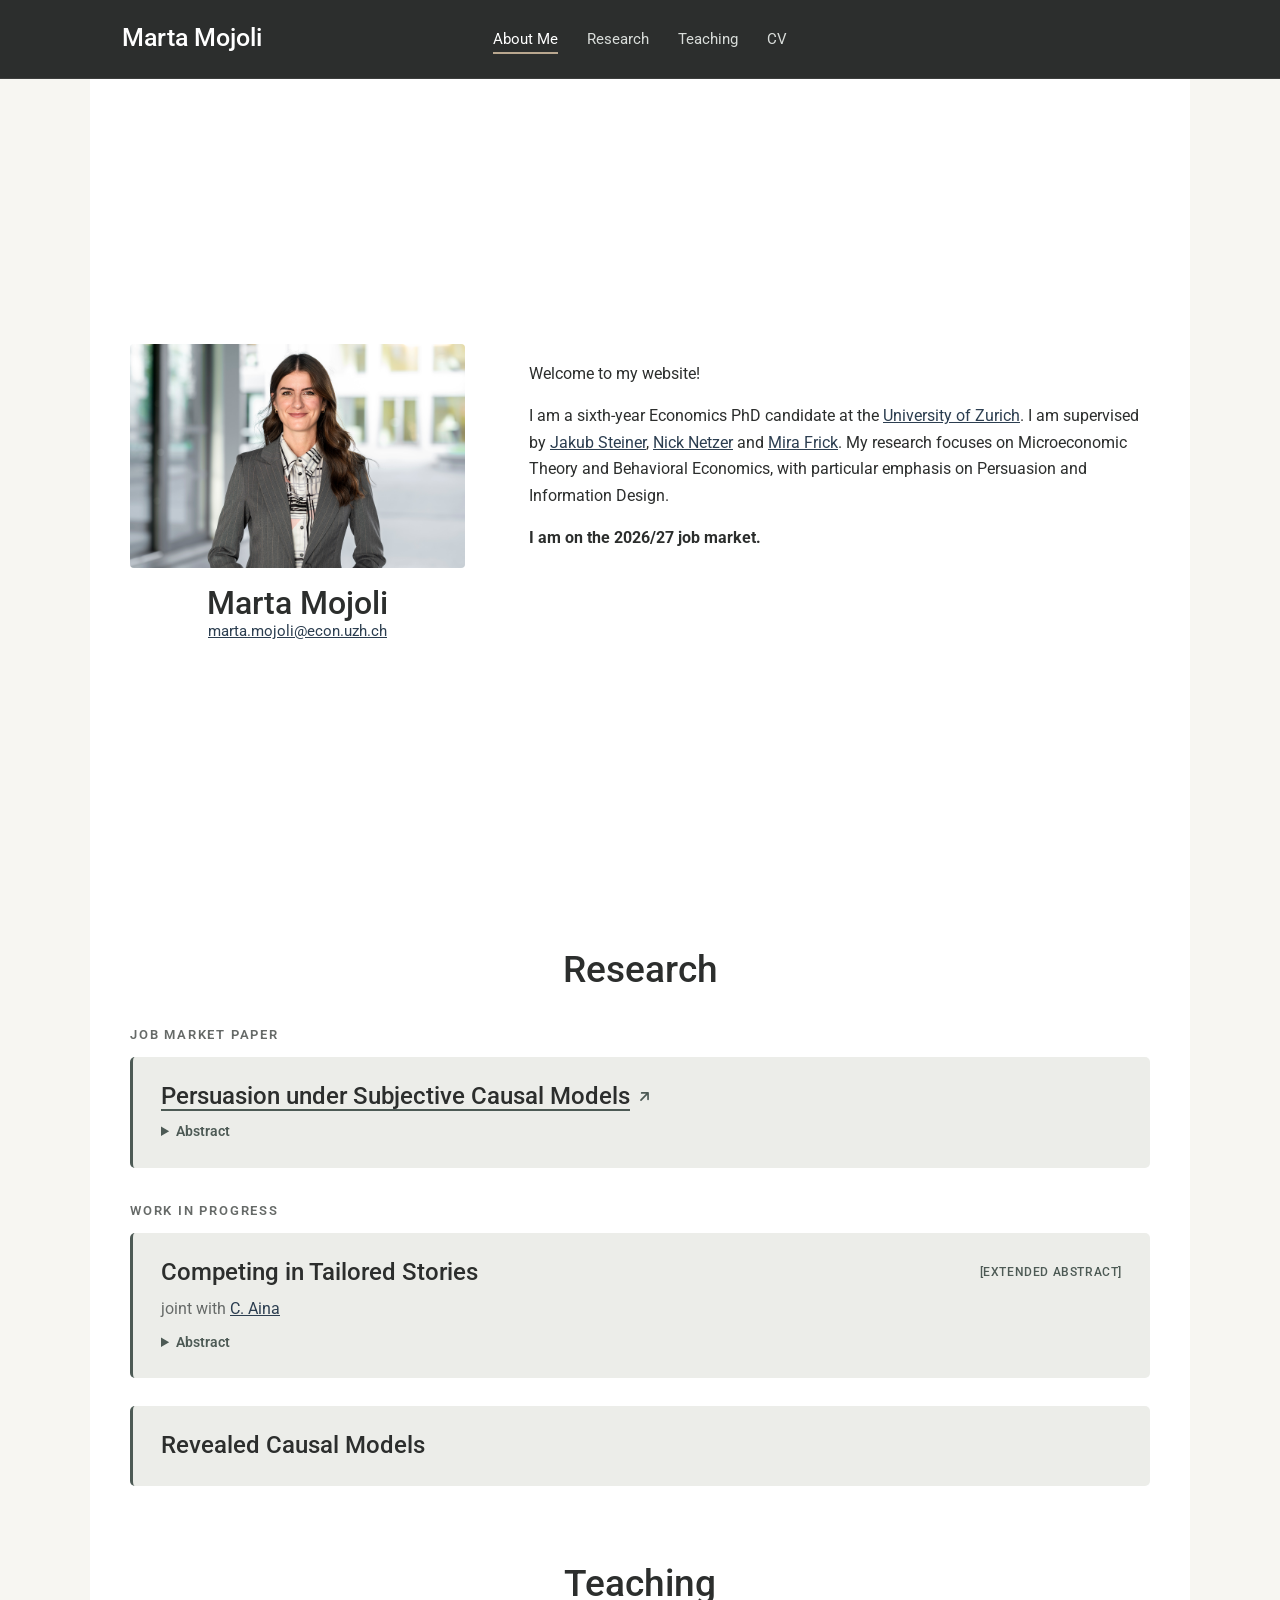
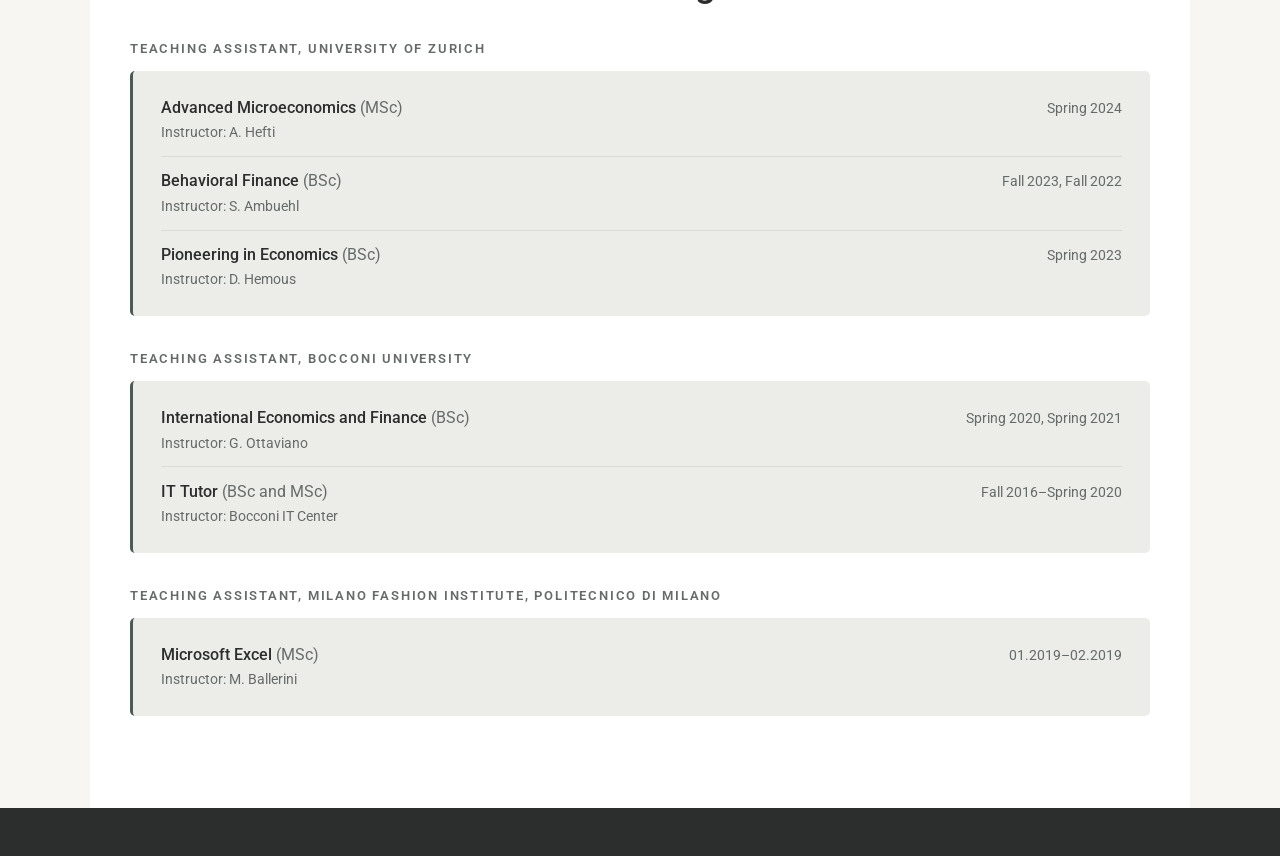
<file: index.html>
<!DOCTYPE html>
<html lang="en">
<head>
    <meta charset="UTF-8">
    <meta name="viewport" content="width=device-width, initial-scale=1.0">
    <title>Marta Mojoli</title>
    <link rel="stylesheet" href="styles.css?v=20261112">
    <link rel="icon" type="image/png" href="favicon-editorial-dark-64.png">
</head>
<body>
    <nav class="navbar">
        <div class="nav-container">
            <h1 class="nav-title">Marta Mojoli</h1>
            <ul class="nav-menu">
                <li><a href="#about">About Me</a></li>
                <li><a href="#research">Research</a></li>
                <li><a href="#teaching">Teaching</a></li>
                <li><a href="assets/cv.pdf" target="_blank" rel="noopener noreferrer">CV</a></li>
                <!-- <li><a href="contact.html">Contact</a></li> -->
            </ul>
        </div>
    </nav>

    <main class="container">
        <section id="about" class="about-section">
            <div class="about-content">
                <div class="profile-photo">
                    <img src="assets/profile.jpg" alt="Profile Photo" onerror="this.src='assets/placeholder.svg'">
                </div>
                <div class="profile-caption">
                    <h2 class="profile-name">Marta Mojoli</h2>
                    <p class="email"><a href="mailto:marta.mojoli@econ.uzh.ch" style="color: #2c3e50">marta.mojoli@econ.uzh.ch</a></p>
                </div>
                <div class="about-text">
                    <p>Welcome to my website!</p>
                    <p>I am a sixth-year Economics PhD candidate at the <a href="https://www.econ.uzh.ch/en.html" target="_blank" rel="noopener noreferrer" style="color: #2c3e50;">University of Zurich</a>. I am supervised by <a href="https://home.cerge-ei.cz/steiner/" target="_blank" rel="noopener noreferrer" style="color: #2c3e50;">Jakub Steiner</a>, <a href="https://www.econ.uzh.ch/en/people/faculty/netzer.html" target="_blank" rel="noopener noreferrer" style="color: #2c3e50;">Nick Netzer</a> and <a href="https://sites.google.com/site/mirafrickecon/home" target="_blank" rel="noopener noreferrer" style="color: #2c3e50;">Mira Frick</a>. My research focuses on Microeconomic Theory and Behavioral Economics, with particular emphasis on Persuasion and Information Design.</p>
                    <p><strong>I am on the 2026/27 job market.</strong></p>
                </div>
            </div>
        </section>

        <section id="research" class="research-section">
            <h2>Research</h2>

            <p class="research-label">Job Market Paper</p>

            <div class="paper">
                <div class="paper-header">
                    <h4 class="paper-title"><a href="assets/papers/mojoli_jmp.pdf" class="paper-title-link" target="_blank" rel="noopener noreferrer">Persuasion under Subjective Causal Models<svg class="paper-title-icon" width="17" height="17" viewBox="0 0 24 24" fill="none" stroke="currentColor" stroke-width="2.4" stroke-linecap="round" stroke-linejoin="round" aria-hidden="true"><path d="M7 17 17 7M8 7h9v9"/></svg></a></h4>
                    <!-- <span class="paper-tag">[draft coming soon]</span> -->
                </div>
                <details class="paper-abstract">
                    <summary>Abstract</summary>
                    <p>
                        Can a sender exploit the way a receiver interprets information? I study persuasion when the receiver interprets the sender's signal through a subjective causal model, which the sender knows but does not control. The answer depends on whether the receiver regards the signal as a consequence of the state or as one of its causes. In the first case, the sender never gains from a signal that the receiver misinterprets: the sender is weakly worse off than against a Bayesian receiver, and the receiver is never worse off than without information. In the second case, the receiver's posteriors across signal realizations might not average to the prior. The sender can then be strictly better off, and his gain is the receiver's loss: she can be harmed by information that she values.
                    </p>
                </details>
                <!-- <div class="paper-links">
                    <a href="assets/papers/paper1.pdf" class="btn" target="_blank" rel="noopener noreferrer">PDF</a>
                    <a href="assets/slides/paper1_slides.pdf" class="btn" target="_blank" rel="noopener noreferrer">Slides</a>
                </div> -->
            </div>

            <p class="research-label">Work in Progress</p>

            <div class="paper">
                <div class="paper-header">
                    <h4 class="paper-title">Competing in Tailored Stories</h4>
                    <a href="assets/papers/extended_abstract_CTS.pdf" class="paper-tag" target="_blank" rel="noopener noreferrer">[extended abstract]</a>
                </div>
                <p class="paper-authors">joint with <a href="https://chiaraaina.github.io/" target="_blank" rel="noopener noreferrer" style="color: #2c3e50;">C. Aina</a></p>
                <details class="paper-abstract">
                    <summary>Abstract</summary>
                    <p>
                        We study the competition among senders in the supply of models. For example, politicians compete to supply voters with models to interpret data on immigration or economic outcomes; brokers might want clients to interpret the same firm’s performance differently, driven by different incentives. The senders' strategies and the receiver’s beliefs vary with respect to the incentives of the parties involved.
                    </p>
                </details>
                <!-- <div class="paper-links">
                    <a href="assets/papers/paper2.pdf" class="btn" target="_blank" rel="noopener noreferrer">PDF</a>
                    <a href="assets/slides/paper2_slides.pdf" class="btn" target="_blank" rel="noopener noreferrer">Slides</a>
                </div> -->
            </div>

            <div class="paper">
                <div class="paper-header">
                    <h4 class="paper-title">Revealed Causal Models</h4>
                </div>
                <!-- <div class="paper-links">
                    <a href="assets/papers/paper2.pdf" class="btn" target="_blank" rel="noopener noreferrer">PDF</a>
                    <a href="assets/slides/paper2_slides.pdf" class="btn" target="_blank" rel="noopener noreferrer">Slides</a>
                </div> -->
            </div>
            
        </section>

        <section id="teaching" class="teaching-section">
    <h2>Teaching</h2>

    <p class="research-label">Teaching Assistant, University of Zurich</p>

    <div class="paper">
        <ul class="course-list">
            <li class="course">
                <div>
                    <p class="course-name">Advanced Microeconomics <span class="course-level">(MSc)</span></p>
                    <p class="course-instructor">Instructor: A. Hefti</p>
                </div>
                <p class="course-term">Spring 2024</p>
            </li>
            <li class="course">
                <div>
                    <p class="course-name">Behavioral Finance <span class="course-level">(BSc)</span></p>
                    <p class="course-instructor">Instructor: S. Ambuehl</p>
                </div>
                <p class="course-term">Fall 2023, Fall 2022</p>
            </li>
            <li class="course">
                <div>
                    <p class="course-name">Pioneering in Economics <span class="course-level">(BSc)</span></p>
                    <p class="course-instructor">Instructor: D. Hemous</p>
                </div>
                <p class="course-term">Spring 2023</p>
            </li>
        </ul>
    </div>

    <p class="research-label">Teaching Assistant, Bocconi University</p>

    <div class="paper">
        <ul class="course-list">
            <li class="course">
                <div>
                    <p class="course-name">International Economics and Finance <span class="course-level">(BSc)</span></p>
                    <p class="course-instructor">Instructor: G. Ottaviano</p>
                </div>
                <p class="course-term">Spring 2020, Spring 2021</p>
            </li>
            <li class="course">
                <div>
                    <p class="course-name">IT Tutor <span class="course-level">(BSc and MSc)</span></p>
                    <p class="course-instructor">Instructor: Bocconi IT Center</p>
                </div>
                <p class="course-term">Fall 2016–Spring 2020</p>
            </li>
        </ul>
    </div>

    <p class="research-label">Teaching Assistant, Milano Fashion Institute, Politecnico di Milano</p>

    <div class="paper">
        <ul class="course-list">
            <li class="course">
                <div>
                    <p class="course-name">Microsoft Excel <span class="course-level">(MSc)</span></p>
                    <p class="course-instructor">Instructor: M. Ballerini</p>
                </div>
                <p class="course-term">01.2019–02.2019</p>
            </li>
        </ul>
    </div>
</section>

    </main>

    <footer>

    </footer>

    <script>
        // Highlight the menu entry of the section currently on screen
        const menuLinks = document.querySelectorAll('.nav-menu a[href^="#"]');
        const menuSections = [...menuLinks].map(a => document.querySelector(a.getAttribute('href')));

        function highlightMenu() {
            // a section counts as current once its top passes a line one third down the window
            const line = window.innerHeight / 3;
            let current = 0;
            menuSections.forEach((section, i) => {
                if (section.getBoundingClientRect().top <= line) current = i;
            });
            // at the very bottom of the page the last section wins
            if (window.innerHeight + window.scrollY >= document.documentElement.scrollHeight - 2) {
                current = menuSections.length - 1;
            }
            menuLinks.forEach((a, i) => a.classList.toggle('active', i === current));
        }

        window.addEventListener('scroll', highlightMenu, { passive: true });
        window.addEventListener('resize', highlightMenu);
        highlightMenu();
    </script>
</body>
</html>
</file>
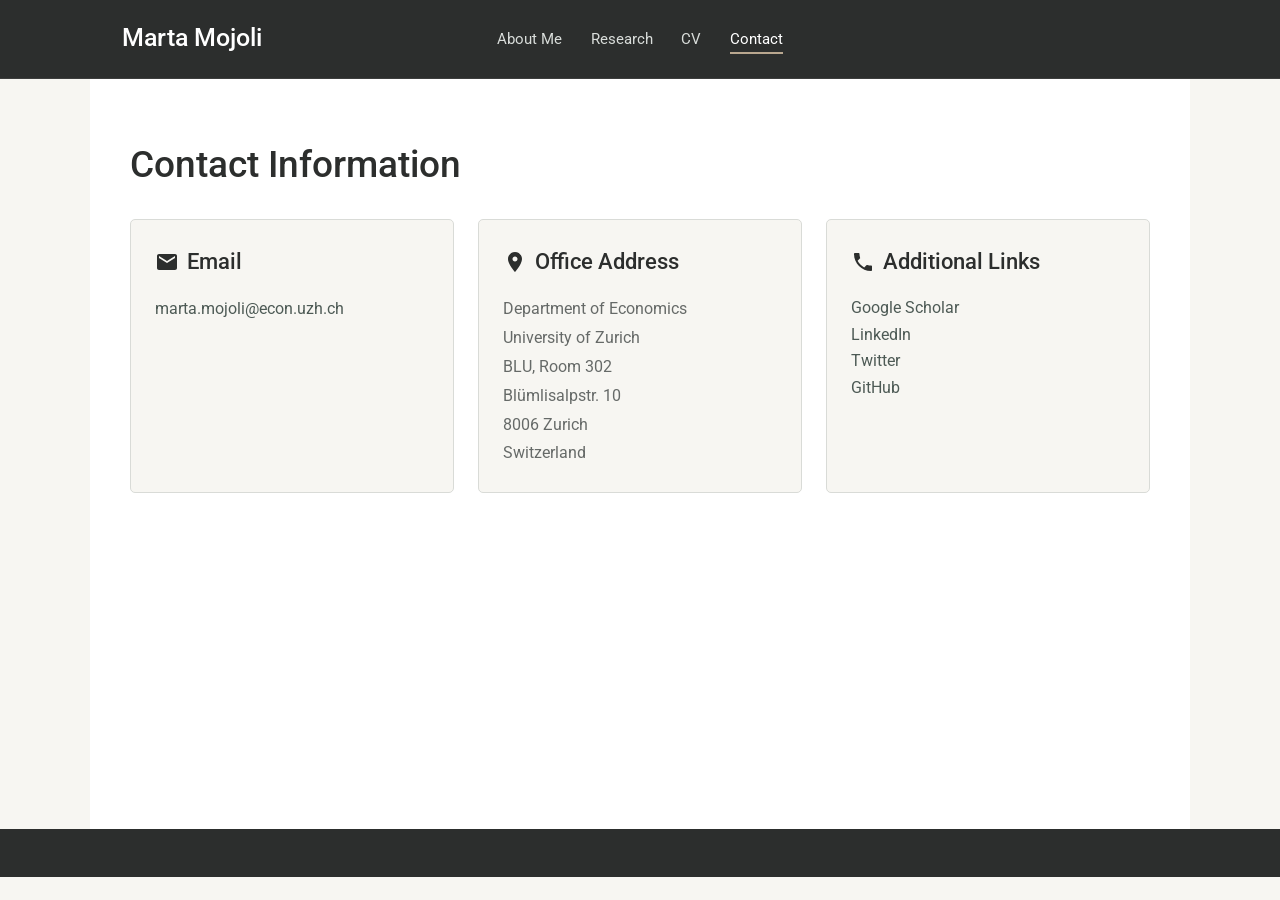
<file: contact.html>
<!DOCTYPE html>
<html lang="en">
<head>
    <meta charset="UTF-8">
    <meta name="viewport" content="width=device-width, initial-scale=1.0">
    <title>Contact</title>
    <link rel="stylesheet" href="styles.css?v=20261112">
</head>
<body>
    <nav class="navbar">
        <div class="nav-container">
            <h1 class="nav-title">Marta Mojoli</h1>
            <ul class="nav-menu">
                <li><a href="index.html">About Me</a></li>
                <li><a href="research.html">Research</a></li>
                <li><a href="assets/cv.pdf" target="_blank" rel="noopener noreferrer">CV</a></li>
                <!-- <li><a href="assets/cv.pdf" class="active" target="_blank" rel="noopener noreferrer">CV</a></li> -->
                <!-- <li><a href="cv.html">CV</a></li> -->
                <li><a href="contact.html" class="active">Contact</a></li>
            </ul>
        </div>
    </nav>

    <main class="container">
        <section class="contact-section">
            <h2>Contact Information</h2>
            
            <div class="contact-content">
                <div class="contact-item">
                    <h3>
                        <svg width="24" height="24" viewBox="0 0 24 24" fill="none" xmlns="http://www.w3.org/2000/svg" style="vertical-align: middle; margin-right: 8px;">
                            <path d="M20 4H4C2.9 4 2 4.9 2 6V18C2 19.1 2.9 20 4 20H20C21.1 20 22 19.1 22 18V6C22 4.9 21.1 4 20 4ZM20 8L12 13L4 8V6L12 11L20 6V8Z" fill="currentColor"/>
                        </svg>
                        Email
                    </h3>
                    <p><a href="mailto:your.email@institution.edu">marta.mojoli@econ.uzh.ch</a></p>
                </div>

                <div class="contact-item">
                    <h3>
                        <svg width="24" height="24" viewBox="0 0 24 24" fill="none" xmlns="http://www.w3.org/2000/svg" style="vertical-align: middle; margin-right: 8px;">
                            <path d="M12 2C8.13 2 5 5.13 5 9C5 14.25 12 22 12 22C12 22 19 14.25 19 9C19 5.13 15.87 2 12 2ZM12 11.5C10.62 11.5 9.5 10.38 9.5 9C9.5 7.62 10.62 6.5 12 6.5C13.38 6.5 14.5 7.62 14.5 9C14.5 10.38 13.38 11.5 12 11.5Z" fill="currentColor"/>
                        </svg>
                        Office Address
                    </h3>
                    <p>
                        Department of Economics<br>
                        University of Zurich<br>
                        BLU, Room 302<br>
                        Blümlisalpstr. 10<br>
                        8006 Zurich<br>
                        Switzerland
                    </p>
                </div>

                <div class="contact-item">
                    <h3>
                        <svg width="24" height="24" viewBox="0 0 24 24" fill="none" xmlns="http://www.w3.org/2000/svg" style="vertical-align: middle; margin-right: 8px;">
                            <path d="M6.62 10.79C8.06 13.62 10.38 15.94 13.21 17.38L15.41 15.18C15.69 14.9 16.08 14.82 16.43 14.93C17.55 15.3 18.75 15.5 20 15.5C20.55 15.5 21 15.95 21 16.5V20C21 20.55 20.55 21 20 21C10.61 21 3 13.39 3 4C3 3.45 3.45 3 4 3H7.5C8.05 3 8.5 3.45 8.5 4C8.5 5.25 8.7 6.45 9.07 7.57C9.18 7.92 9.1 8.31 8.82 8.59L6.62 10.79Z" fill="currentColor"/>
                        </svg>
                        Additional Links
                    </h3>
                        <a href="https://scholar.google.com/citations?user=YOUR_ID" target="_blank" rel="noopener noreferrer">Google Scholar</a><br>
                        <a href="https://www.linkedin.com/in/yourprofile" target="_blank" rel="noopener noreferrer">LinkedIn</a><br>
                        <a href="https://twitter.com/yourhandle" target="_blank" rel="noopener noreferrer">Twitter</a><br>
                        <a href="https://github.com/yourusername" target="_blank" rel="noopener noreferrer">GitHub</a>
                </div>
                
            </div>
        </section>
    </main>

    <footer>

    </footer>
</body>
</html>
</file>
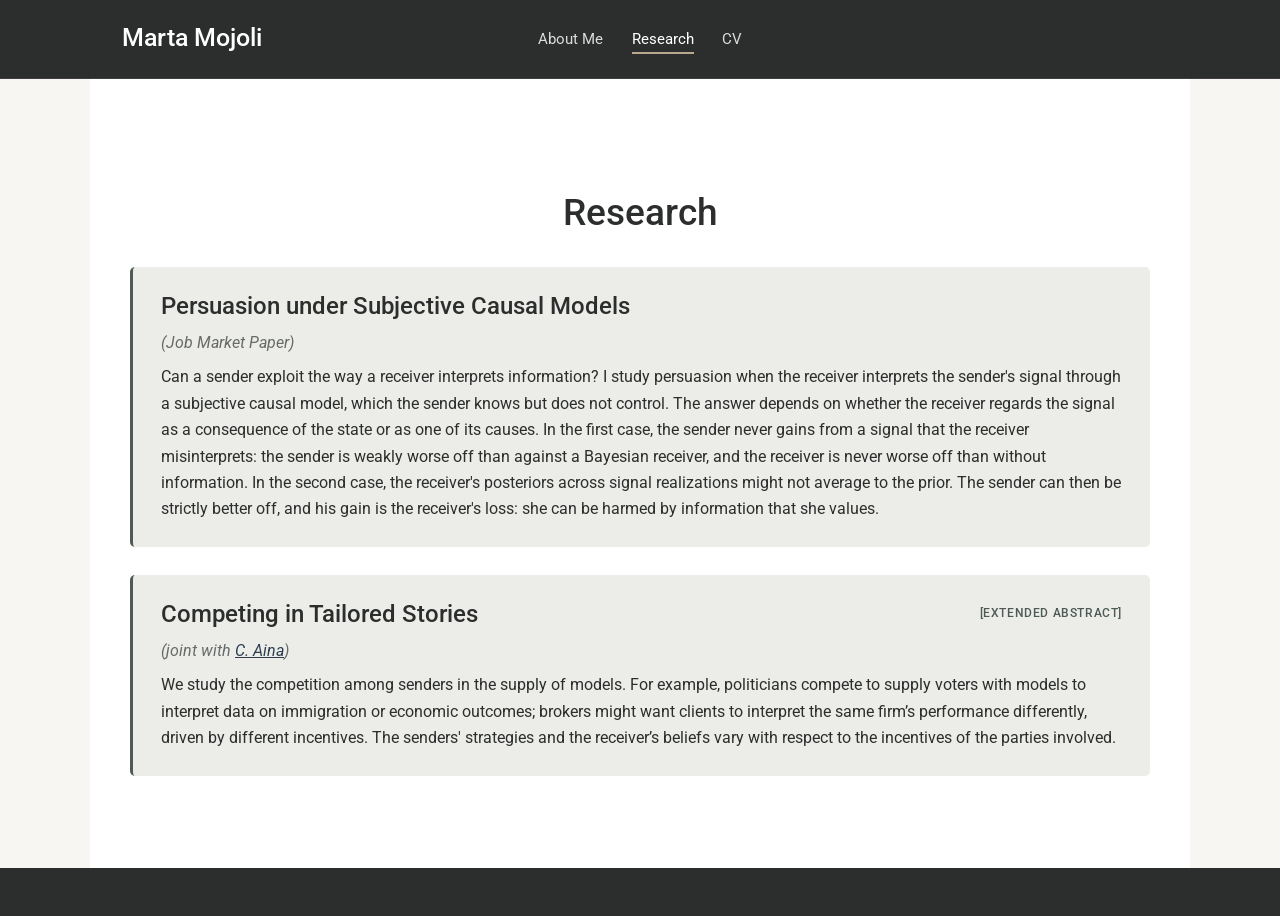
<file: research.html>
<!DOCTYPE html>
<html lang="en"><head>
    <meta charset="UTF-8">
    <meta name="viewport" content="width=device-width, initial-scale=1.0">
    <title>Research</title>
    <link rel="stylesheet" href="styles.css?v=20261112">
</head>
<body>
    <nav class="navbar">
        <div class="nav-container">
            <h1 class="nav-title">Marta Mojoli</h1>
            <ul class="nav-menu">
                <li><a href="index.html">About Me</a></li>
                <li><a href="research.html" class="active">Research</a></li>
                <li><a href="assets/cv.pdf" target="_blank" rel="noopener noreferrer">CV</a></li>
                <!-- <li><a href="assets/cv.pdf" class="active" target="_blank" rel="noopener noreferrer">CV</a></li> -->
                <!-- <li><a href="cv.html">CV</a></li> -->
                <!-- <li><a href="contact.html">Contact</a></li> -->
            </ul>
        </div>
    </nav>

    <main class="container">
        <section class="research-section">
            <h2 style="">Research</h2>

            <!-- <div class="research-category">
                <h3>Working Papers</h3> -->
                
                <div class="paper">
                    <h4 class="paper-title">Persuasion under Subjective Causal Models</h4>
                    <p class="paper-authors"><em>(Job Market Paper)</em></p>
                    <p class="paper-abstract">
                        Can a sender exploit the way a receiver interprets information? I study persuasion when the receiver interprets the sender's signal through a subjective causal model, which the sender knows but does not control. The answer depends on whether the receiver regards the signal as a consequence of the state or as one of its causes. In the first case, the sender never gains from a signal that the receiver misinterprets: the sender is weakly worse off than against a Bayesian receiver, and the receiver is never worse off than without information. In the second case, the receiver's posteriors across signal realizations might not average to the prior. The sender can then be strictly better off, and his gain is the receiver's loss: she can be harmed by information that she values.
                    </p>
                    <!-- <div class="paper-links">
                        <a href="assets/papers/paper1.pdf" class="btn" target="_blank" rel="noopener noreferrer">PDF</a>
                        <a href="assets/slides/paper1_slides.pdf" class="btn" target="_blank" rel="noopener noreferrer">Slides</a>
                    </div> -->
                </div>

                <div class="paper">
                    <div class="paper-header">
                        <h4 class="paper-title">Competing in Tailored Stories</h4>
                        <a href="assets/papers/extended_abstract_CTS.pdf" class="paper-tag" target="_blank" rel="noopener noreferrer">[extended abstract]</a>
                    </div>
                    <p class="paper-authors"><em>(joint with <a href="https://chiaraaina.github.io/" target="_blank" rel="noopener noreferrer" style="color: #2c3e50;">C. Aina</a>)</em></p>
                    <p class="paper-abstract">
                        We study the competition among senders in the supply of models. For example, politicians compete to supply voters with models to interpret data on immigration or economic outcomes; brokers might want clients to interpret the same firm’s performance differently, driven by different incentives. The senders' strategies and the receiver’s beliefs vary with respect to the incentives of the parties involved.

                    </p>
                    <!-- <div class="paper-links">
                        <a href="assets/papers/paper2.pdf" class="btn" target="_blank" rel="noopener noreferrer">PDF</a>
                        <a href="assets/slides/paper2_slides.pdf" class="btn" target="_blank" rel="noopener noreferrer">Slides</a>
                    </div>
                    -->
                </div>
                
            
        </section>
    </main>

    <footer>

    </footer>


</body></html>
</file>
<file: styles.css>
/* =========================================================
   FONTS
   ========================================================= */

@import url('https://fonts.googleapis.com/css2?family=Roboto:wght@400;500;600;700&display=swap');


/* =========================================================
   COLORS
   ========================================================= */

:root {

    /* Backgrounds */
    --background: #F7F6F2;
    --surface: #FFFFFF;
    --surface-soft: #ECEDE9;

    /* Text */
    --text: #2C2E2D;
    --text-muted: #666A68;

    /* Accent */
    --accent: #4D5A55;
    --accent-dark: #3B4743;
    --accent-light: #DCE2DF;

    /* Borders */
    --border: #D9DBD7;

    /* Navigation */
    --navbar: #2C2E2D;

    /* Secondary accent */
    --taupe: #B9A78F;
}


/* =========================================================
   GLOBAL STYLES
   ========================================================= */

* {
    margin: 0;
    padding: 0;
    box-sizing: border-box;

    font-family: 'Roboto', sans-serif;
}

html {
    scroll-behavior: smooth;
    font-family: 'Roboto', sans-serif;
}

body {
    font-family: 'Roboto', sans-serif;
    line-height: 1.65;
    color: var(--text);
    background-color: var(--background);
}


/* Make sure form elements also use Roboto */

button,
input,
textarea,
select {
    font-family: 'Roboto', sans-serif;
}


/* =========================================================
   NAVIGATION BAR
   ========================================================= */

.navbar {
    background-color: var(--navbar);
    color: #FFFFFF;

    padding: 1.15rem 0;

    border-bottom: 1px solid rgba(255, 255, 255, 0.08);

    position: sticky;
    top: 0;
    z-index: 1000;
}

.nav-container {
    max-width: 1100px;
    margin: 0 auto;
    padding: 0 2rem;

    display: grid;
    grid-template-columns: 1fr auto 1fr;
    align-items: center;
}

/* .nav-container {
    max-width: 1100px;
    margin: 0 auto;
    padding: 0 2rem;

    display: flex;
    justify-content: space-between;
    align-items: center;
    flex-wrap: wrap;
} */

.nav-title {
    font-size: 1.55rem;
    font-weight: 500;
    color: #FFFFFF;
}

.nav-menu {
    display: flex;
    list-style: none;
    gap: 1.8rem;
}

.nav-menu a {
    color: #D9DDDA;

    text-decoration: none;

    font-size: 0.92rem;
    font-weight: 400;

    transition: color 0.2s ease;
}

.nav-menu a:hover,
.nav-menu a.active {
    color: #B9C5BF;
}

/* Menu entry of the section currently on screen (set by the script at the end of index.html) */
.nav-menu a.active {
    color: #FFFFFF;
    padding-bottom: 0.3rem;
    border-bottom: 2px solid var(--taupe);
}


/* =========================================================
   MAIN CONTAINER
   ========================================================= */

.container {
    max-width: 1100px;
    margin: 0 auto;

    padding: 4rem 2.5rem;

    background-color: var(--surface);

    box-shadow: none;
    border-radius: 0;

    min-height: calc(100vh - 150px);
}


/* =========================================================
   ONE-PAGE LAYOUT
   ========================================================= */

/* Keep the sticky navigation bar from covering a section title reached from a menu link */
main section {
    scroll-margin-top: 90px;
}

.research-section {
    padding-top: 3rem;
}


/* =========================================================
   ABOUT ME
   ========================================================= */

.about-section {
    padding: 0.5rem 0 4rem;
}

/* The About block fills the first screen, so Research starts below it */
.about-section {
    min-height: calc(100vh - 143px);
    min-height: calc(100svh - 143px);
    display: flex;
    flex-direction: column;
    justify-content: center;
}

/* Two columns. Row 1: photo and text, centered on each other.
   Row 2: name and email, under the photo. */
.about-content {
    display: grid;
    grid-template-columns: 335px 1fr;   /* first value = photo width (was 300px) */
    gap: 0 4rem;
    align-items: center;
}

/* .about-content {
    display: flex;
    gap: 4rem;
    align-items: center;
    flex-wrap: wrap;
} */

/* .profile-photo {
    flex: 0 0 300px;
} */

.profile-photo {
    flex: 0 0 335px;
}

.profile-caption {
    text-align: center;
}

.profile-name {
    margin-top: 1rem;
    font-size: 2rem;
    font-weight: 500;
    line-height: 1.2;
    color: var(--text);
}

.profile-caption .email {
    margin-top: 0;        /* space between name and email (was 0.3rem) */
    line-height: 1.3;     /* tighter line box, also brings the email closer to the name */
    font-size: 0.95rem;
    color: var(--text-muted);
}

.profile-photo img {
    display: block;   /* no stray gap under the image, so the text centers on the picture itself */
    width: 100%;
    height: auto;

    border-radius: 4px;

    box-shadow: none;
}

.about-text {
    flex: 1;
    min-width: 300px;

    grid-column: 2;
    grid-row: 1;
}

.about-text h2 {
    color: var(--text);

    margin-bottom: 0.6rem;

    font-size: 3rem;
    font-weight: 500;
    line-height: 1.1;
}

.about-text p {
    margin-bottom: 1rem;
    text-align: left;
}

/* The last paragraph's bottom margin would shift the text block off center */
.about-text p:last-child {
    margin-bottom: 0;
}

.about-text .email {
    font-style: normal;

    color: var(--text-muted);

    margin-top: 0.5rem;
    margin-bottom: 1.5rem;

    font-size: 0.95rem;
}


/* =========================================================
   SECTION HEADINGS
   ========================================================= */

.research-section h2,
.teaching-section h2,
.cv-section h2,
.contact-section h2 {
    color: var(--text);

    margin-bottom: 2rem;

    font-size: 2.3rem;
    font-weight: 500;
    line-height: 1.2;
}

/* The "Research" and "Teaching" titles are centered */
.research-section h2,
.teaching-section h2 {
    text-align: center;
}

.research-category {
    margin-bottom: 3rem;
}

.research-category h3 {
    color: var(--text-muted);

    font-size: 0.82rem;
    font-weight: 600;

    letter-spacing: 0.08em;
    text-transform: uppercase;

    margin-bottom: 1.5rem;
    padding-bottom: 0.7rem;

    border-bottom: 1px solid var(--border);
}


/* =========================================================
   PAPERS
   ========================================================= */

.paper {
    background-color: var(--surface-soft);

    padding: 1.5rem 1.75rem;

    margin-bottom: 1.75rem;

    border-radius: 5px;

    border-left: 3px solid var(--accent);
}

.paper-title {
    color: var(--text);

    font-size: 1.5rem;
    font-weight: 500;

    line-height: 1.3;

    margin-bottom: 0.5rem;
}

/* Title that links to the paper: underlined, with a small arrow */
.paper-title-link {
    color: inherit;

    text-decoration: underline;
    text-decoration-color: var(--accent);
    text-decoration-thickness: 1.5px;
    text-underline-offset: 5px;

    transition:
        color 0.2s ease,
        text-decoration-color 0.2s ease;
}

.paper-title-link:hover {
    color: var(--accent-dark);
    text-decoration-color: var(--accent-dark);
}

.paper-title-icon {
    width: 17px;
    height: 17px;

    margin-left: 0.35rem;

    vertical-align: -1px;

    color: var(--accent);
}

.paper-header {
    display: flex;
    align-items: center;
    flex-wrap: wrap;

    gap: 0.75rem;

    margin-bottom: 0.5rem;
}

.paper-header .paper-title {
    margin-bottom: 0;
}

.paper-tag {
    font-size: 0.75rem;

    font-weight: 500;

    letter-spacing: 0.05em;

    color: var(--accent);

    text-decoration: none;

    text-transform: uppercase;
}

.paper-header .paper-tag {
    margin-left: auto;
}

.paper-tag:hover {
    color: var(--accent-dark);
    text-decoration: none;
}

.paper-authors {
    color: var(--text-muted);
    margin-bottom: 0.5rem;
}

.paper-venue {
    color: var(--text-muted);

    font-size: 0.95rem;

    margin-bottom: 1rem;
}

.paper-abstract {
    margin-bottom: 1rem;
    text-align: left;
}

/* Group label above a box: "Job Market Paper", "Work in Progress" */
.research-label {
    color: var(--text-muted);

    font-size: 0.8rem;
    font-weight: 600;

    letter-spacing: 0.14em;
    text-transform: uppercase;

    margin: 2rem 0 0.75rem;
}

/* Status line under the title: "Draft available upon request" */
.paper-status {
    color: var(--text-muted);

    font-size: 0.9rem;
    font-style: italic;

    margin-bottom: 0.5rem;
}

/* Collapsible abstract: the clickable word "Abstract" */
.paper-abstract summary {
    cursor: pointer;

    color: var(--accent);

    font-size: 0.9rem;
    font-weight: 600;
}

.paper-abstract summary:hover {
    color: var(--accent-dark);
}

/* The abstract text, shown when open */
.paper-abstract p {
    margin-top: 0.6rem;
}

/* Whatever comes last in a box adds no extra space at the bottom */
.paper > :last-child {
    margin-bottom: 0;
}

.paper-links {
    display: flex;
    gap: 1rem;
    flex-wrap: wrap;
}

.teaching-section {
    padding-top: 3rem;
}

.course-list {
    list-style: none;
}

/* One course per row: name and instructor on the left, terms on the right */
.course {
    display: flex;
    justify-content: space-between;
    align-items: baseline;
    gap: 1.5rem;
    padding: 0.7rem 0;
    border-top: 1px solid var(--border);
}

.course:first-child {
    border-top: none;
    padding-top: 0;
}

.course:last-child {
    padding-bottom: 0;
}

.course-name {
    font-weight: 500;
}

.course-level {
    font-weight: 400;
    color: var(--text-muted);
}

.course-instructor,
.course-term {
    color: var(--text-muted);
    font-size: 0.9rem;
}

.course-term {
    text-align: right;
    flex-shrink: 0;
}

/* =========================================================
   CV
   ========================================================= */

.cv-section h2 {
    margin-bottom: 2rem;
}

.cv-content {
    text-align: center;
    padding: 2rem 0;
}

.cv-download {
    margin: 2rem 0;
}

.cv-note {
    margin-top: 2rem;
    color: var(--text-muted);
}


/* =========================================================
   CONTACT
   ========================================================= */

.contact-content {
    display: grid;

    grid-template-columns:
        repeat(auto-fit, minmax(300px, 1fr));

    gap: 1.5rem;
}

.contact-item {
    background-color: var(--background);

    padding: 1.5rem;

    border-radius: 5px;

    border: 1px solid var(--border);
}

.contact-item h3 {
    color: var(--text);

    margin-bottom: 1rem;

    font-size: 1.35rem;
    font-weight: 500;

    display: flex;
    align-items: center;
}

.contact-item p {
    color: var(--text-muted);

    line-height: 1.8;
}

.contact-item a {
    color: var(--accent);

    text-decoration: none;

    transition: color 0.2s ease;
}

.contact-item a:hover {
    color: var(--accent-dark);
    text-decoration: underline;
}


/* =========================================================
   BUTTONS
   ========================================================= */

.btn-primary {
    display: inline-block;

    padding: 0.75rem 1.5rem;

    background-color: transparent;

    color: var(--accent);

    text-decoration: none;

    border-radius: 3px;

    border: 1px solid var(--accent);

    font-size: 0.95rem;
    font-weight: 500;

    transition:
        background-color 0.2s ease,
        color 0.2s ease,
        border-color 0.2s ease;
}

.btn-primary:hover {
    background-color: var(--accent);

    color: #FFFFFF;

    border-color: var(--accent);
}


/* =========================================================
   LINKS
   ========================================================= */

.custom-link {
    color: var(--accent);

    text-decoration: none;

    transition: color 0.2s ease;
}

.custom-link:hover {
    color: var(--accent-dark);
}


/* =========================================================
   FOOTER
   ========================================================= */

footer {
    background-color: var(--navbar);

    color: #D9DDDA;

    text-align: center;

    padding: 1.5rem;

    margin-top: 0;

    font-size: 0.85rem;
}


/* =========================================================
   RESPONSIVE DESIGN
   ========================================================= */

/* Medium widths: the text is taller than the photo, so line up its first line
   with the top of the photo and let it run alongside the photo and the name */
@media (min-width: 769px) and (max-width: 980px) {

    .about-content {
        align-items: start;
    }

    .about-text {
        grid-row: 1 / span 2;
    }
}

@media (max-width: 768px) {

    /* .nav-container {
        flex-direction: column;
        gap: 1rem;
    } */

    .nav-container {
        grid-template-columns: 1fr;
        justify-items: center;
        gap: 1rem;
    }

    .nav-menu {
        gap: 1rem;
        flex-wrap: wrap;
        justify-content: center;
    }

    .container {
        margin: 0;
        padding: 2.5rem 1.25rem;
    }

    /* .about-content {
        flex-direction: column;
        align-items: flex-start;
    } */

    .about-content {
        grid-template-columns: 1fr;
    }

    .about-text {
        grid-column: auto;
        grid-row: auto;
        margin-top: 1.5rem;
    }

    .profile-photo {
        flex: 1;
        max-width: 100%;
    }

    .about-text h2 {
        font-size: 2.5rem;
    }

    .contact-content {
        grid-template-columns: 1fr;
    }
}


@media (max-width: 480px) {

    .nav-title {
        font-size: 1.4rem;
    }

    .nav-menu {
        font-size: 0.9rem;
    }

    .research-section h2,
    .teaching-section h2,
    .cv-section h2,
    .contact-section h2 {
        font-size: 2rem;
    }

    .paper-title {
        font-size: 1.3rem;
    }
}
</file>
